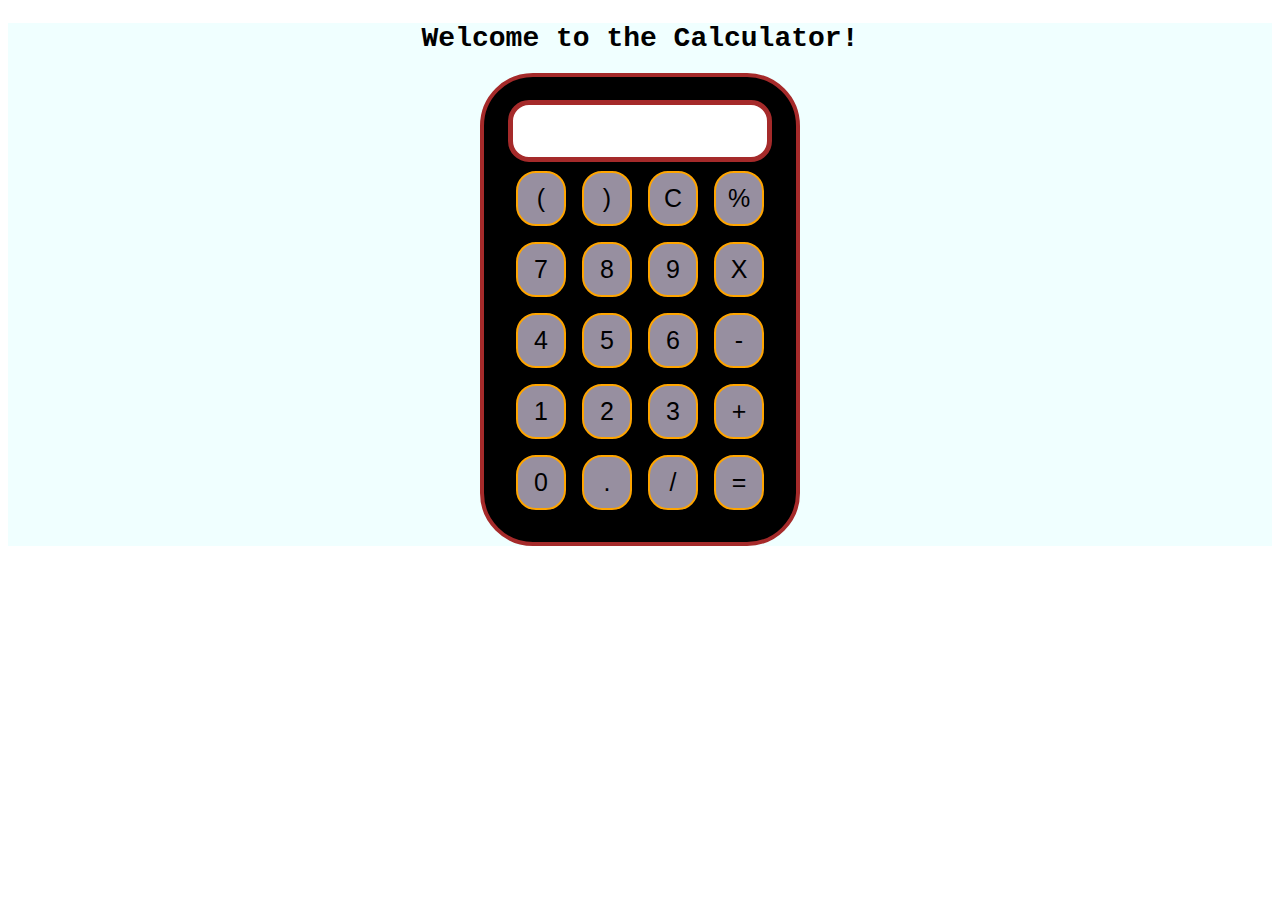
<file: Calculator/index.html>
<!DOCTYPE html>
<html lang="en">

<head>
    <meta charset="UTF-8">
    <meta name="viewport" content="width=device-width, initial-scale=1.0">
    <meta http-equiv="X-UA-Compatible" content="ie=edge">
    <link rel="stylesheet" href="style.css">
    <title>Calculator</title>
</head>

<body>
    <div class="container">
        <h1>Welcome to the Calculator!</h1>

        <div class="calculator">
            <input type="text" name="screen" id="screen">
            <table>
                <tr>
                    <td><button>(</button></td>
                    <td><button>)</button></td>
                    <td><button>C</button></td>
                    <td><button>%</button></td>
                </tr>
                <tr>
                    <td><button>7</button></td>
                    <td><button>8</button></td>
                    <td><button>9</button></td>
                    <td><button>X</button></td>
                </tr>
                <tr>
                    <td><button>4</button></td>
                    <td><button>5</button></td>
                    <td><button>6</button></td>
                    <td><button>-</button></td>
                </tr>
                <tr>
                    <td><button>1</button></td>
                    <td><button>2</button></td>
                    <td><button>3</button></td>
                    <td><button>+</button></td>
                </tr>
                <tr>
                    <td><button>0</button></td>
                    <td><button>.</button></td>
                    <td><button>/</button></td>
                    <td><button>=</button></td>
                </tr>
            </table>
        </div>
    </div>

</body>
<script src="script.js"></script>

</html>
</file>
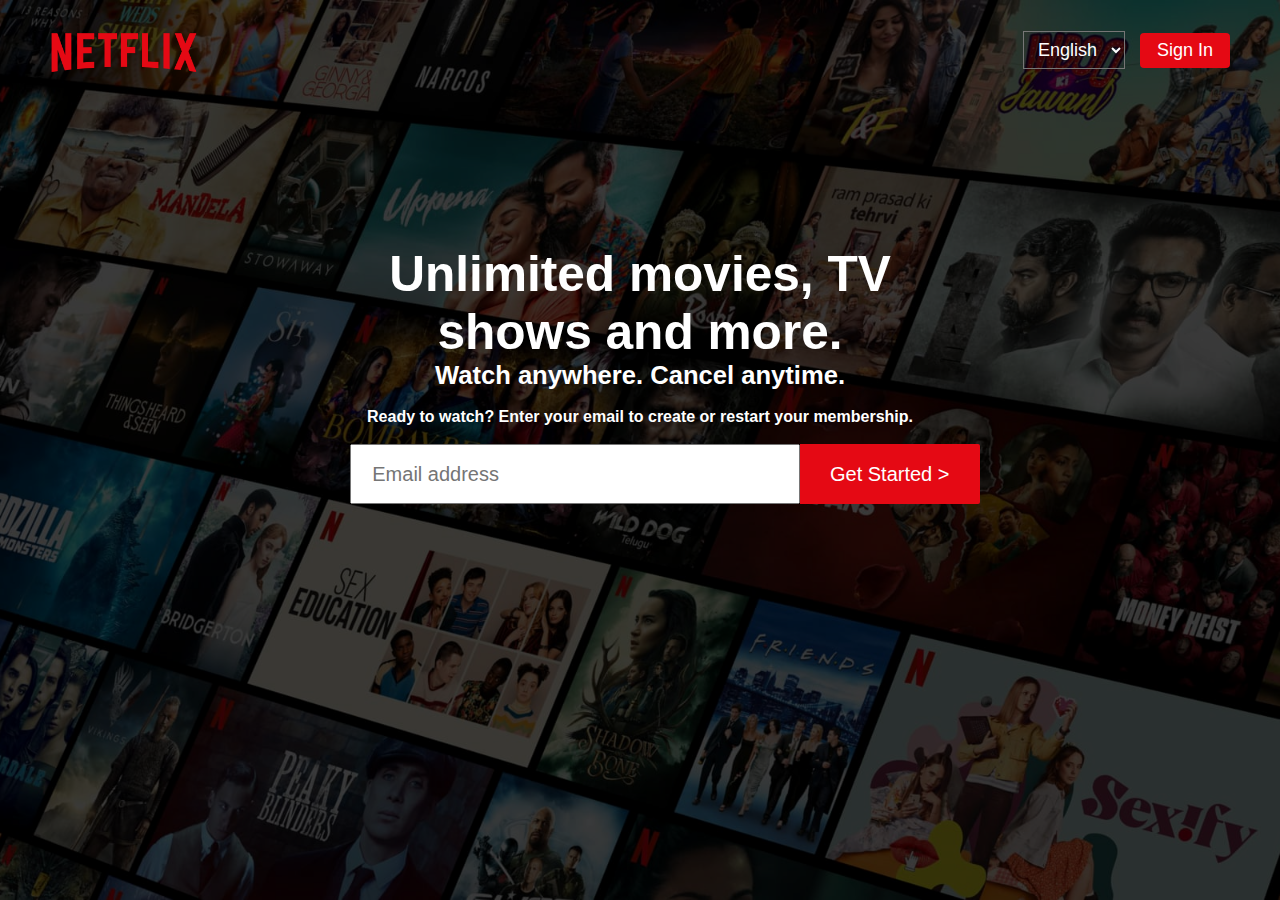
<file: Landing Page/index.html>
<!DOCTYPE html>
<html lang="en">

<head>
    <meta charset="UTF-8">
    <meta http-equiv="X-UA-Compatible" content="IE=edge">
    <meta name="viewport" content="width=device-width, initial-scale=1.0">
    <link rel="stylesheet" href="styles.css">
    <title>Netflix India - Watch TV Shows Online, Watch Movies Online</title>
</head>
<body>

    <div class="container">
        <nav class="navbar">
            <div class="left">
                <img src="logo.png" alt="">
            </div>
            <div class="right">
                <select name="language" class="language">
                    <option value="English">English</option>
                    <option value="Hindi">Hindi</option>
                </select>
                <button><a href="#">Sign In</a></button>
            </div>
        </nav>

        <div class="title">
            <div class="content">
                <h1>Unlimited movies, TV shows and more.</h1>
                <h2>Watch anywhere. Cancel anytime.</h2>
                <form action="#">
                    <h3>Ready to watch? Enter your email to create or restart your membership.</h3>
                    <div class="email">
                        <input type="email" name="email" placeholder="Email address">
                        <button><a href="#">Get Started  ></a></button>
                    </div>
                </form>
            </div>
        </div>
    </div>
</body>
</html>
</file>
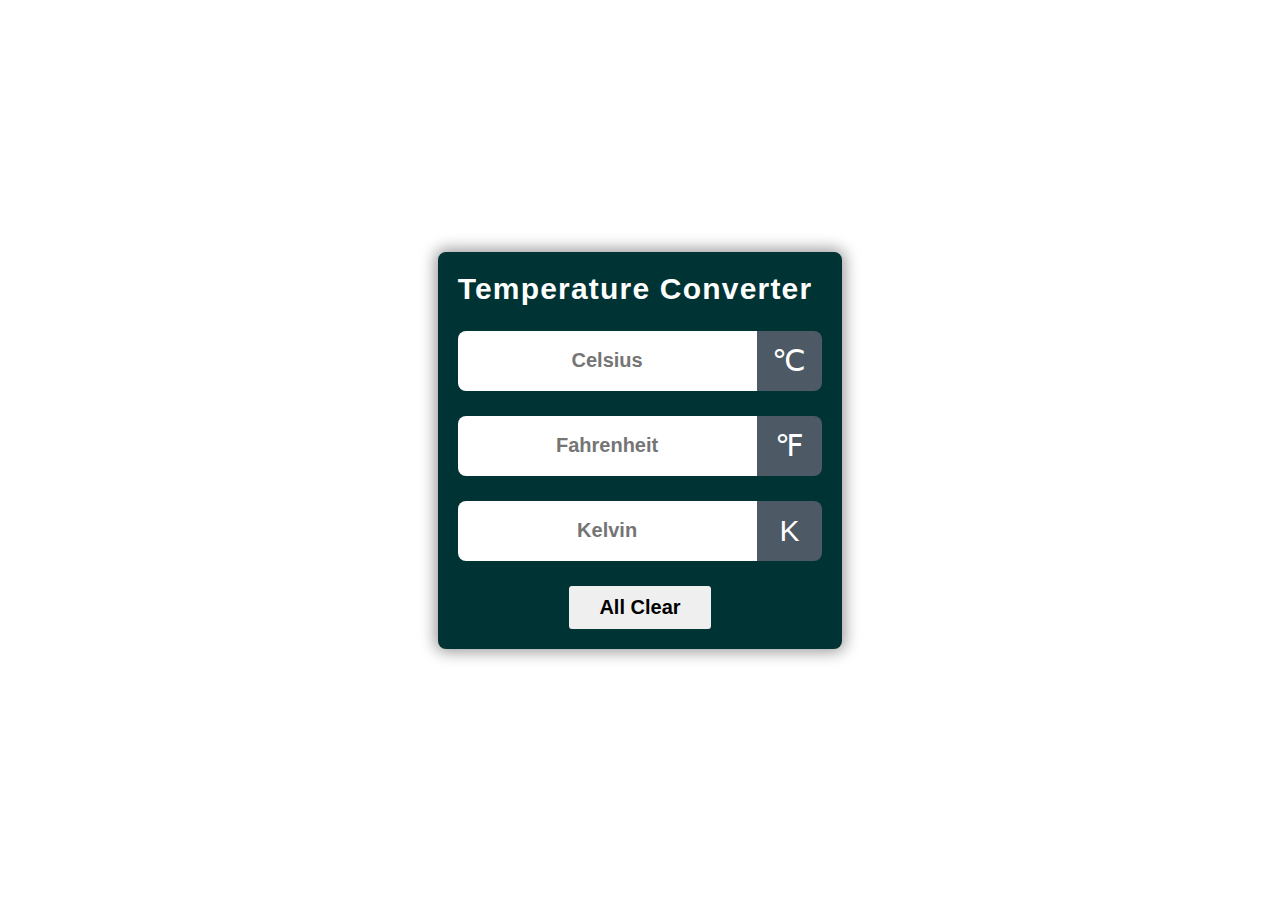
<file: Temperature Converter Website/index.html>
<!DOCTYPE html>
<html lang="en">
<head>
    <meta charset="UTF-8">
    <meta http-equiv="X-UA-Compatible" content="IE=edge">
    <meta name="viewport" content="width=device-width, initial-scale=1.0">
    <title>Temperature Converter</title>
    <link rel="stylesheet" href="styles.css">
</head>
<body>
    <div class="container">

        <div class="title">
            <h1>Temperature Converter</h1>
            <span class="Temperature-icon"><i class="fa-solid fa-temperature-three-quarters"></i></span>
        </div>

        <div id="celsius">
            <input type="number" name="" placeholder="Celsius">
            <span class="icon">&#8451</span>
        </div>
        <div id="fahrenheit">
            <input type="number" name="" placeholder="Fahrenheit">
            <span class="icon">&#8457</span>
        </div>
        <div id="kelvin">
            <input type="number" name="" placeholder="Kelvin">
            <span class="icon">&#8490</span>
        </div>

        <div class="button">
            <button>All Clear</button>
        </div>

    </div>
</body>
<script src="script.js"></script>
</html>
</file>
<file: Calculator/style.css>
.container{
    text-align: center;
    margin-top:23px;
    background-color: azure;
}

table{
    margin: auto;
}

input{
    border-radius: 21px;
    border: 5px solid brown;
    font-size:34px;
    height: 50px;
    width: 250px;
}

button{
    border-radius: 20px;
    border: 2px solid orange;
    font-size: 25px;
    background: #978fa0;
    width: 50px;
    height: 55px;
    margin: 6px;
}

.calculator{ 
    border: 4px solid brown;
    background-color: black;
    padding: 23px;
    border-radius: 53px;
    display: inline-block;
    
}

h1{
    font-size: 28px;
    font-family: 'Courier New', Courier, monospace;
}
</file>
<file: Landing Page/styles.css>
*{
    padding: 0;
    margin: 0;
    box-sizing: border-box;
}
body{
    width: 100%;
    height: 100%;
    color: white;
    background: black;
    font-family: 'Helvetica Neue',Helvetica,Arial,sans-serif;
}
.container::before{
    content: "";
    background: url(back.jpg) no-repeat center center/cover;
    position: absolute;
    height: 100%;
    width: 100%;
    opacity: 0.3;
    z-index: -1;
}
.container .navbar{
    height: 100px;
    display: flex;
}
.container .navbar .left{
    height: 100%;
    display: flex;
    float: left;
}
.container .navbar .left img{
    height: 100px;
    position: absolute;
    left: 35px;
}
.container .navbar .right{
    display: flex;
    height: 100px;
    float: right;
    position: absolute;
    right: 50px;
}
.container .navbar .right .language{
    margin: auto;
    align-items: center;
    justify-content: center;
    font-size: 18px;
    padding: 7px 10px;
    color: white;
    background: none;
    cursor: pointer;
    margin-right: 15px;
}
.container .navbar .right .language option{
    background-color: grey;
}
.container .navbar .right button{
    margin: auto;
    align-items: center;
    justify-content: center;
    font-size: 18px;
    font-weight: 400;
    padding: 7px 17px;
    background: #e50914;
    cursor: pointer;
    outline: none;
    border-radius: 4px;
    border: none;
}
.container .navbar .right button a{
    text-decoration: none;
    color: white;
}
.container .title{
    padding: 70px 45px;
}
.container .title .content{
    width: 950px;
    margin: auto;
    padding: 75px 0;
    text-align: center;
}
.container .title .content h1{
    width: 650px;
    margin: auto;
    font-size: 3.1rem;
    text-align: center;
}
.container .title .content h2{
    width: 650px;
    margin: auto;
    font-size: 1.6rem;
    text-align: center;
}
.container .title .content form h3{
    font-size: 1rem;
    margin: 18px 0;
    text-align: center;
}
.container .title .content form .email{
    width: 1000px;
    margin: auto;
}
.container .title .content form .email input{
    height: 60px;
    width: 450px;
    margin: auto;
    padding: 20px;
    font-size: 20px;
    outline: none;
}
.container .title .content form .email button{
    margin: auto;
    height: 60px;
    width: 180px;
    align-items: center;
    justify-content: center;
    font-size: 20px;
    padding: 7px 17px;
    background: #e50914;
    cursor: pointer;
    outline: none;
    border-top-right-radius: 2px;
    border-bottom-right-radius: 2px;
    border: none;
    margin-left: -5px;
}
.container .title .content form .email button:hover{
    background-color: #f40612;
}
.container .title .content form .email button a{
    text-decoration: none;
    color: white;
}
</file>
<file: Temperature Converter Website/styles.css>
*{
    margin: 0;
    padding: 0;
    box-sizing: border-box;
}
body{
    display: flex;
    justify-content: center;
    align-items: center;
    min-height: 100vh;
}
.container{
    max-width: 450px;
    background: #003333;
    border-radius: 8px;
    box-shadow: 0px 0px 15px 3px rgba(0,0,0,0.4);
    font-family: sans-serif;
    padding: 20px;
}
.title{
    display: flex;
    justify-content: center;
    align-items: center;
    flex-wrap: wrap-reverse;
    gap: 10px;
}
.Temperature-icon{
    font-size: 45px;
    color: #fff;
}
h1{
    color: #fff;
    letter-spacing: 1.2px;
    font-size: 30px;
}
#celsius, #fahrenheit, #kelvin{
    display: flex;
    justify-content: center;
    align-items: center;
    margin-top: 25px;
}
input{
    flex: 5;
    height: 60px;
    font-size: 20px;
    font-weight: 600;
    text-align: center;
    border: none;
    outline: none;
    border-radius: 8px 0 0 8px;
    padding: 0 10px;
}
input::-webkit-outer-spin-button,
input::-webkit-inner-spin-button{
    -webkit-appearance: none;
}
.icon{
    flex: 1;
    height: 60px;
    line-height: 60px;
    padding: 0 5px;
    text-align: center;
    font-size: 30px;
    background: #4d5964;
    color: #fff;
    border-radius: 0 8px 8px 0;
}
.button{
    margin-top: 25px;
    text-align: center;
}
.button button{
    border: none;
    outline: none;
    padding: 10px 30px;
    font-size: 20px;
    font-weight: 600;
    border-radius: 3px;
    cursor: pointer;
    transition: 0.3s;
}
.button button:hover{
    background: #000;
    color: #fff;
}
</file>
